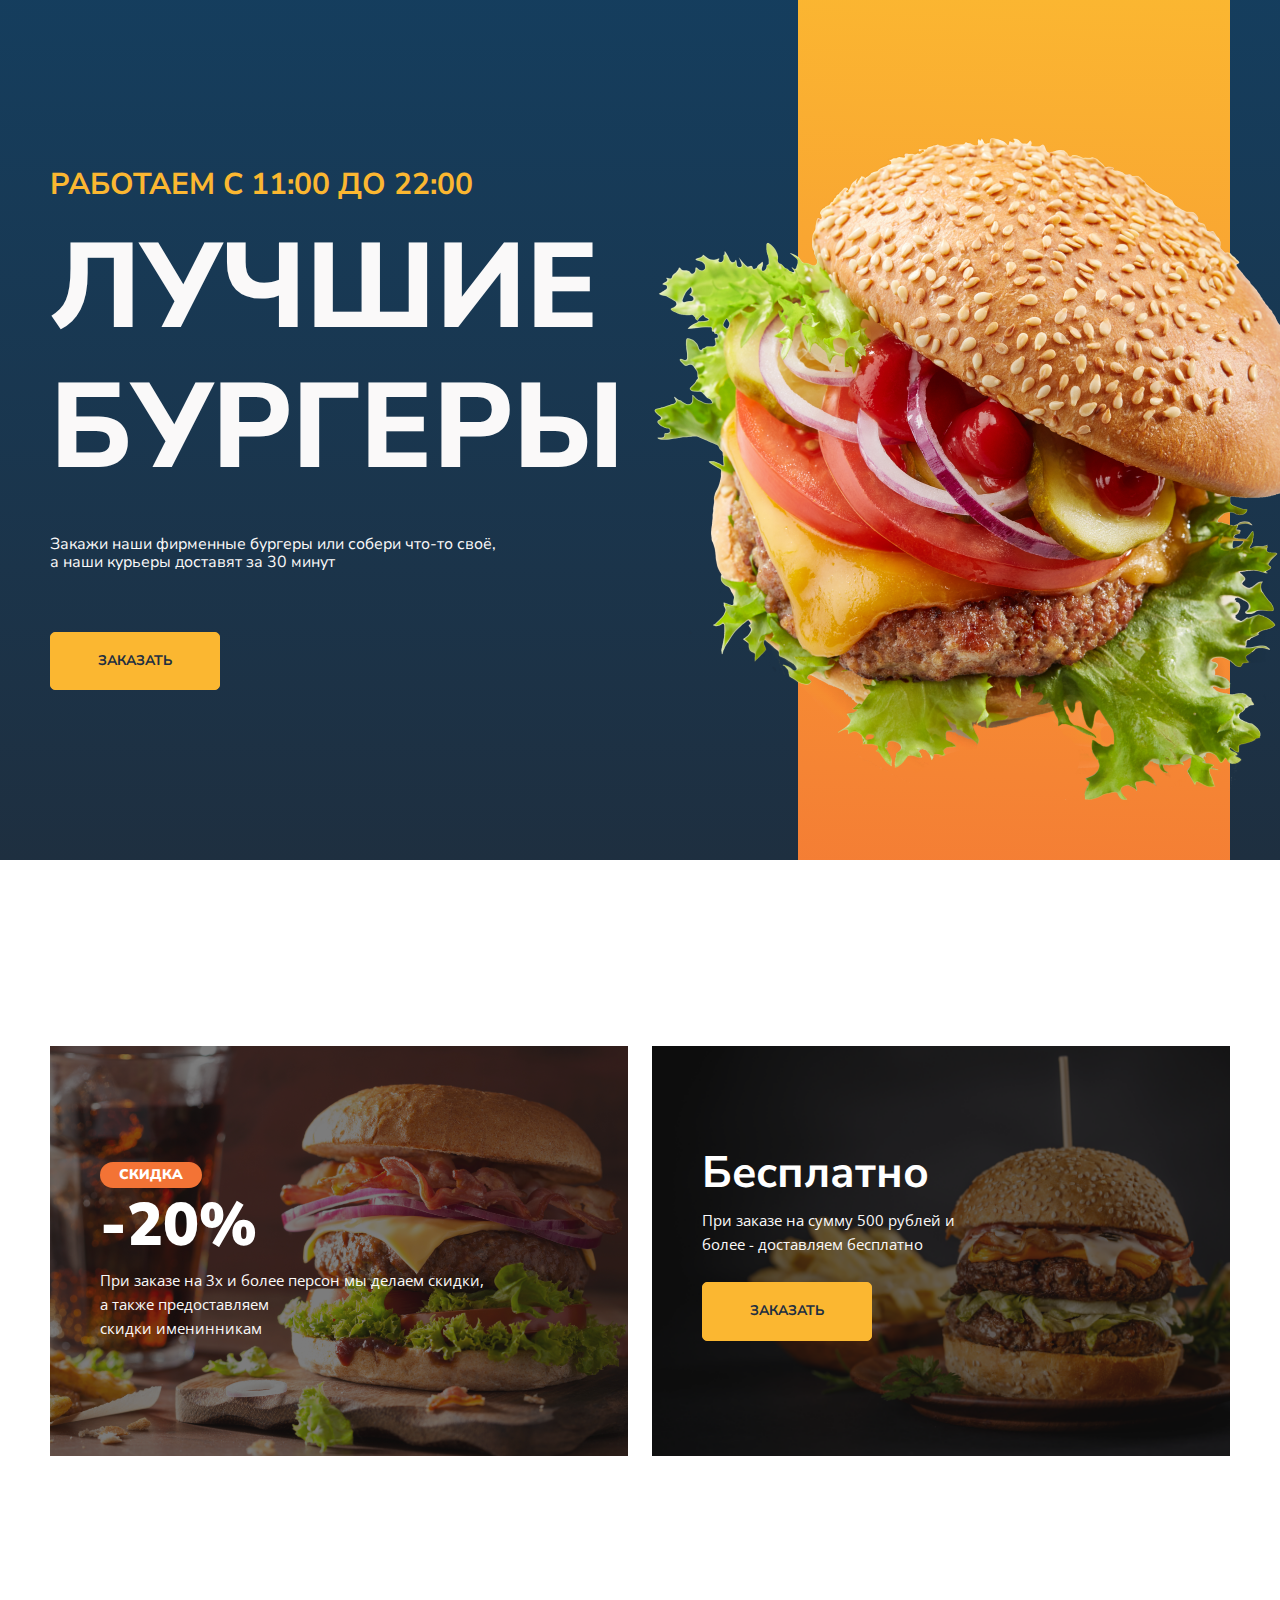
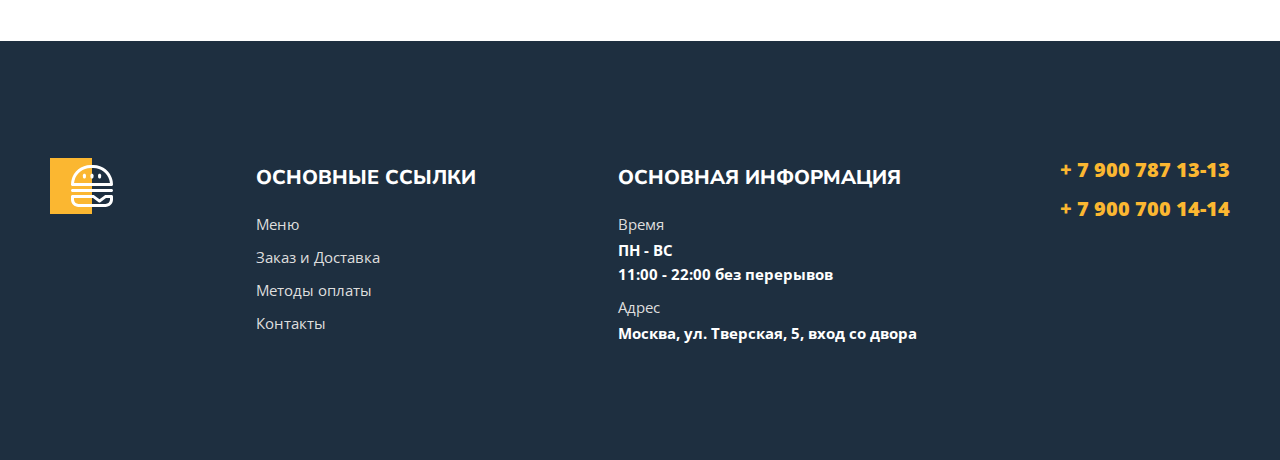
<file: index.html>
<!DOCTYPE html>
<html lang="ru">
<head>
    <meta charset="UTF-8">
    <meta http-equiv="X-UA-Compatible" content="IE=edge">
    <meta name="viewport" content="width=device-width, initial-scale=1.0">
    <title>Document</title>
    <link rel="preconnect" href="https://fonts.googleapis.com">
    <link rel="preconnect" href="https://fonts.gstatic.com" crossorigin>
    <link href="https://fonts.googleapis.com/css2?family=Nunito+Sans:wght@600;700;800;900&family=Open+Sans:wght@400;600;700&display=swap" rel="stylesheet">
    <link rel="stylesheet" href="styles/normalize.css">
    <link rel="stylesheet" href="styles/main.css">
    <link rel="android-chrome-192x192" type="image/png" sizes="192x192" href="images/favicon/android-chrome-192x192.png">
    <link rel="android-chrome-512x512" type="image/png" sizes="512x512" href="images/favicon/android-chrome-512x512.png">
    <link rel="apple-touch-icon" sizes="180x180" href="images/favicon/apple-touch-icon.png">
    <link rel="icon" type="image/png" sizes="32x32" href="images/favicon/favicon-32x32.png">
    <link rel="icon" type="image/png" sizes="16x16" href="images/favicon/favicon-16x16.png">
    <link rel="favicon" type="ico" href="images/favicon/favicon.ico">
    <link rel="mask-icon" href="images/favicon/safari-pinned-tab.svg" color="#5bbad5">
    <meta name="msapplication-TileColor" content="#da532c">
    <meta name="theme-color" content="#ffffff">
</head>
<body>
    <div class="main">
        <div class="wrapper">
            <div class="content">
                <h1 class="content-title">
                    <span>работаем с 11:00 до 22:00</span>
                    Лучшие бургеры
                </h1>
                <p class="content-text">Закажи наши фирменные бургеры или собери что-то своё, <br>а&nbsp;наши курьеры доставят за&nbsp;30&nbsp;минут</p>
                <a class="content-link" href="menu.html">заказать</a>
            </div>
            <div class="visual">
                <div class="visual-bg">
                    <img src="images/burger.png" alt="burger">
                </div>
            </div>
        </div>
    </div>
    <div class="promo">
        <div class="wrapper">
            <div class="promo-left">
            <p class="sale">СКИДКА</p>
            <p class="cost">-20%</p>
            <p class="promo-description">При заказе на 3х и более персон мы делаем скидки, а также предоставляем<br>скидки именинникам</p>
            </div>
            <div class="promo-right">
            <p class="free">Бесплатно</p>
            <p class="promo-description">При заказе на сумму 500 рублей и более - доставляем бесплатно</p>
            <a href="menu.html">заказать</a>
            </div>
        </div>
    </div>   
    <footer class="footer">
        <div class="container">
            <div class="footer-box">
                <div class="footer-item">
                    <img class="footer-logo" src="images/logo-footer.svg" alt="logo">
                </div>
                <div class="footer-item">
                    <h2>основные ссылки</h2>   
                    <ul class="footer-list">
                        <li><a href="menu.html">Меню</a></li>
                        <li><a href="#">Заказ и Доставка</a></li>
                        <li><a href="#">Методы оплаты</a></li>
                        <li><a href="#">Контакты</a></li>
                    </ul>
                    <ul class="footer-list footer-list-tel">
                        <li>
                            <a href="tel:+79007871313">+ 7 900 787 13-13</a>
                        </li>
                        <li>
                            <a href="tel:+79007001414">+ 7 900 700 14-14</a>
                        </li>
                    </ul>
                </div>
                <div class="footer-item">
                    <h2>основная информация</h2>   
                    <ul class="footer-list">
                        <li><span>Время</span>
                        ПН - ВС <br>
                        11:00 - 22:00 без перерывов
                        </li>
                        <li><span>Адрес</span>
                        Москва, ул. Тверская, 5, вход со двора
                    </ul>
                </div>   
                <div class="footer-tel">
                    <ul class="footer-list footer-list-tel">
                        <li>
                            <a href="tel:+79007871313">+ 7 900 787 13-13</a>
                        </li>
                        <li>
                            <a href="tel:+79007001414">+ 7 900 700 14-14</a>
                        </li>
                    </ul>
                </div>
            </div>
        </div> 
    </footer>
</body>
</html>
</file>
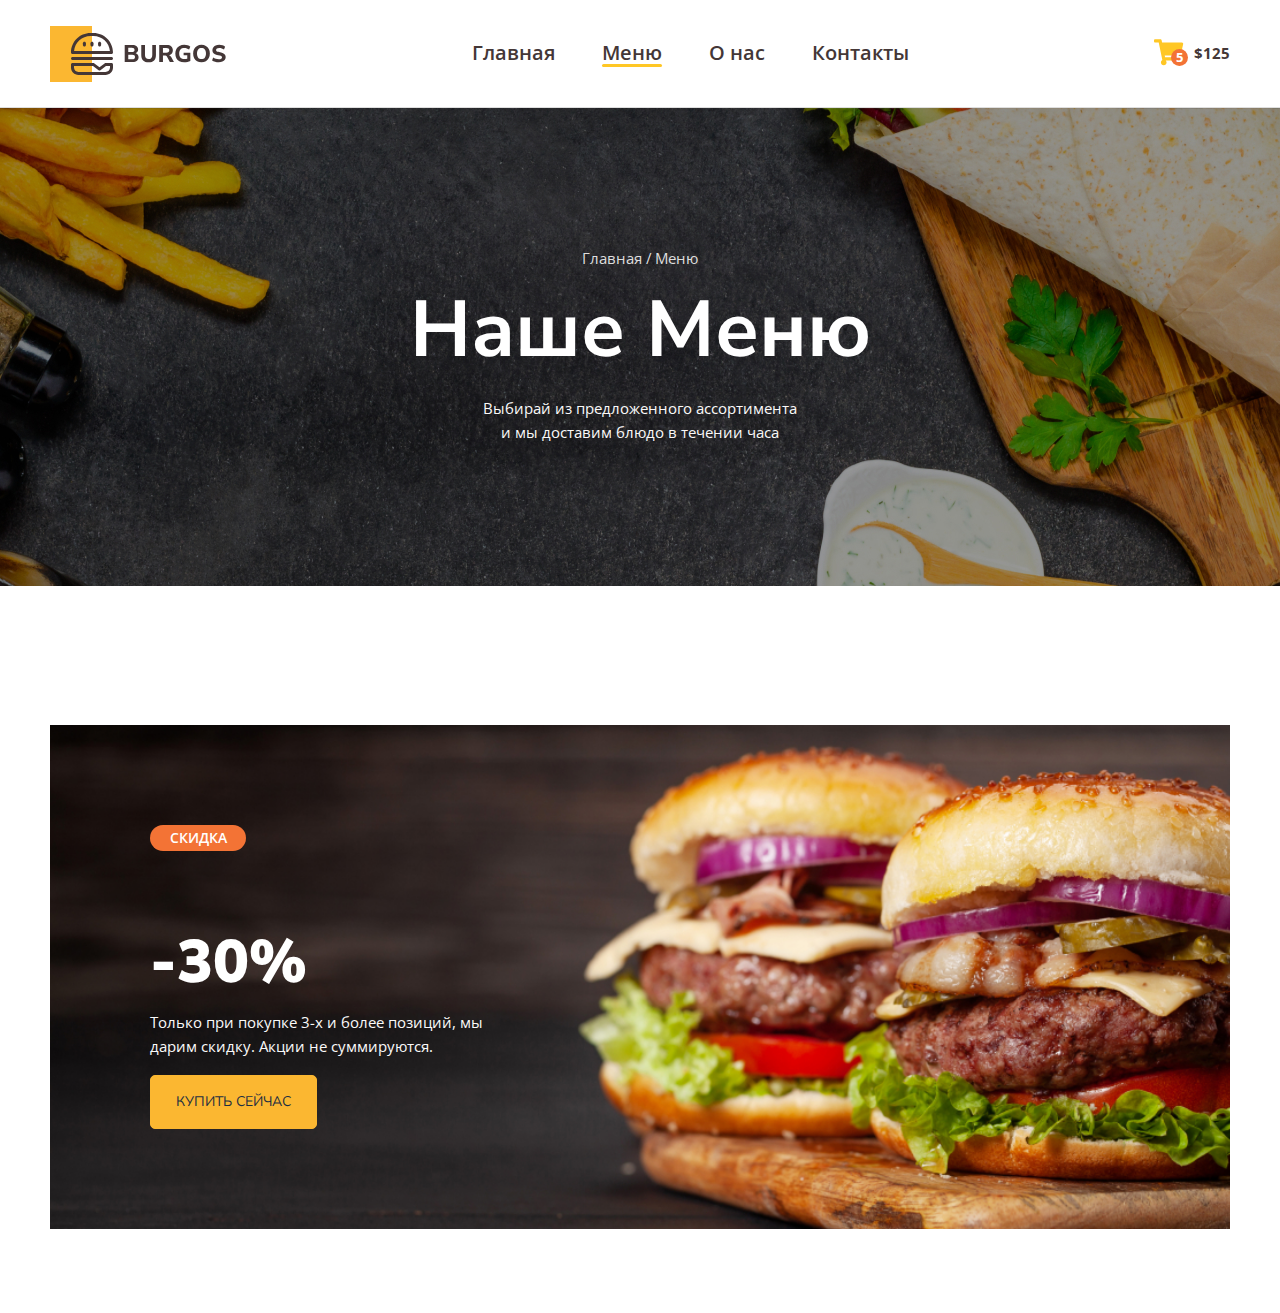
<file: index — до изменений.html>
<!DOCTYPE html>
<html lang="ru">
<head>
    <meta charset="UTF-8">
    <meta http-equiv="X-UA-Compatible" content="IE=edge">
    <meta name="viewport" content="width=device-width, initial-scale=1.0">
    <title>Burger</title>
    <link rel="preconnect" href="https://fonts.googleapis.com">
    <link rel="preconnect" href="https://fonts.gstatic.com" crossorigin>
    <link href="https://fonts.googleapis.com/css2?family=Nunito+Sans:wght@600;700;800;900&family=Open+Sans:wght@400;600;700&display=swap" rel="stylesheet">
    <link rel="stylesheet" href="styles/normalize.css">
    <link rel="stylesheet" href="styles/main.css">
</head>
<body>
    <header>
        <div class="container">
            <div class="header">
                <a href="#" class="header-logo"></a>
                <nav>
                    <ul class="header-nav">
                        <li><a href="#">Главная</a></li>
                        <li><a href="#" class="active">Меню</a></li>
                        <li><a href="#">О нас</a></li>
                        <li><a href="#">Контакты</a></li>
                    </ul>
                </nav>
                <button type="button" class="button">
                    <span class="button-item">
                        <img src="images/cart.svg" alt="Корзина">
                        <span class="button-count">5</span>
                    </span>
                    <span class="button-text">$125</span>
                </button>
            </div>
        </div>
    </header>
    <div class="bg">
        <div class="container">
            <ul class="breadcrumbs">
                <li><a href="#">Главная</a></li>
                <li><a href="#">Меню</a></li>
            </ul>
            <h1 class="title">Наше Меню</h1>
            <p class="description">Выбирай из предложенного ассортимента и мы доставим блюдо в течении часа</p>
        </div>
    </div>
    <main>
        <div class="banner">
            <div class="container">
                <div class="banner-box">
                    <h2 class="banner-title">
                        <span>скидка</span>
                        <br>-30%
                    </h2>
                    <p class="banner-text">
                        Только при покупке 3-х и более позиций,
                        мы дарим скидку. Акции не суммируются.
                    </p>
                    <a href="#"class="banner-link">купить сейчас</a>
                </div>
            </div>
        </div>
    </main>
</body>
</html>
</file>
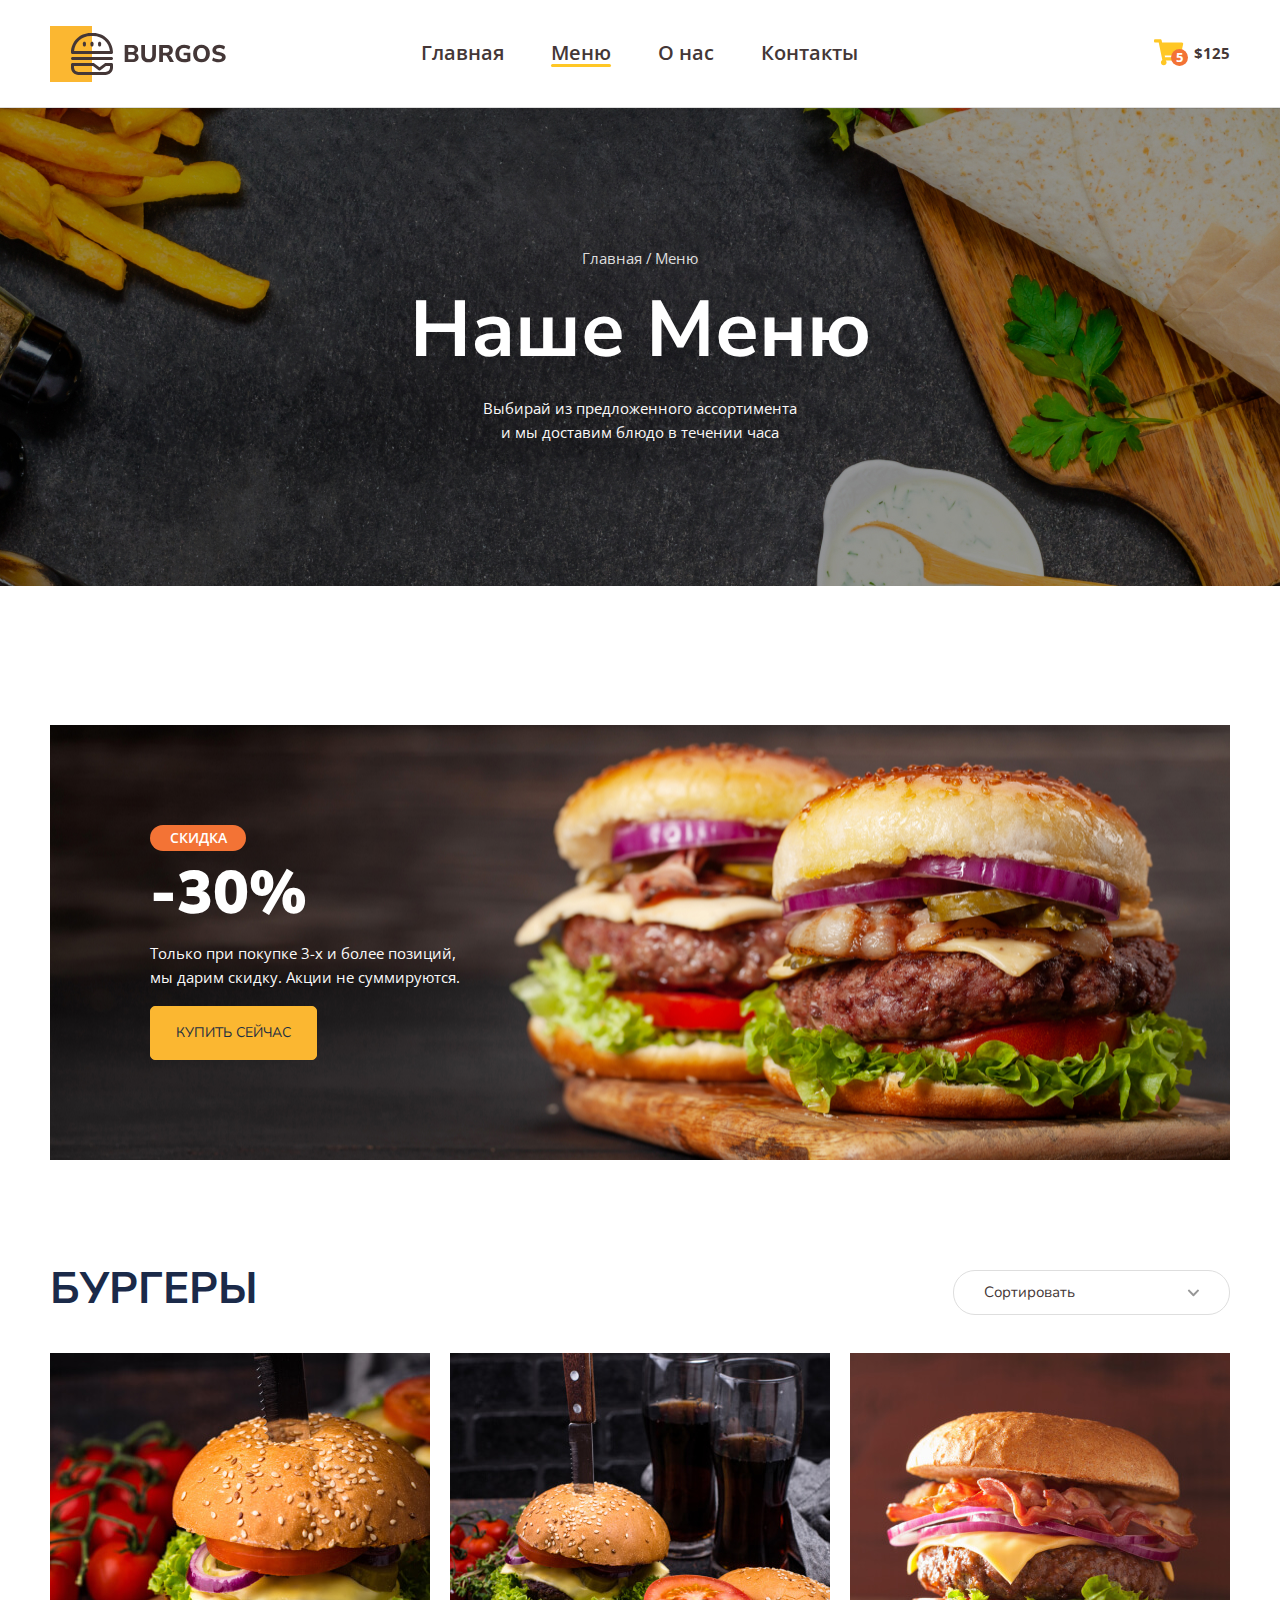
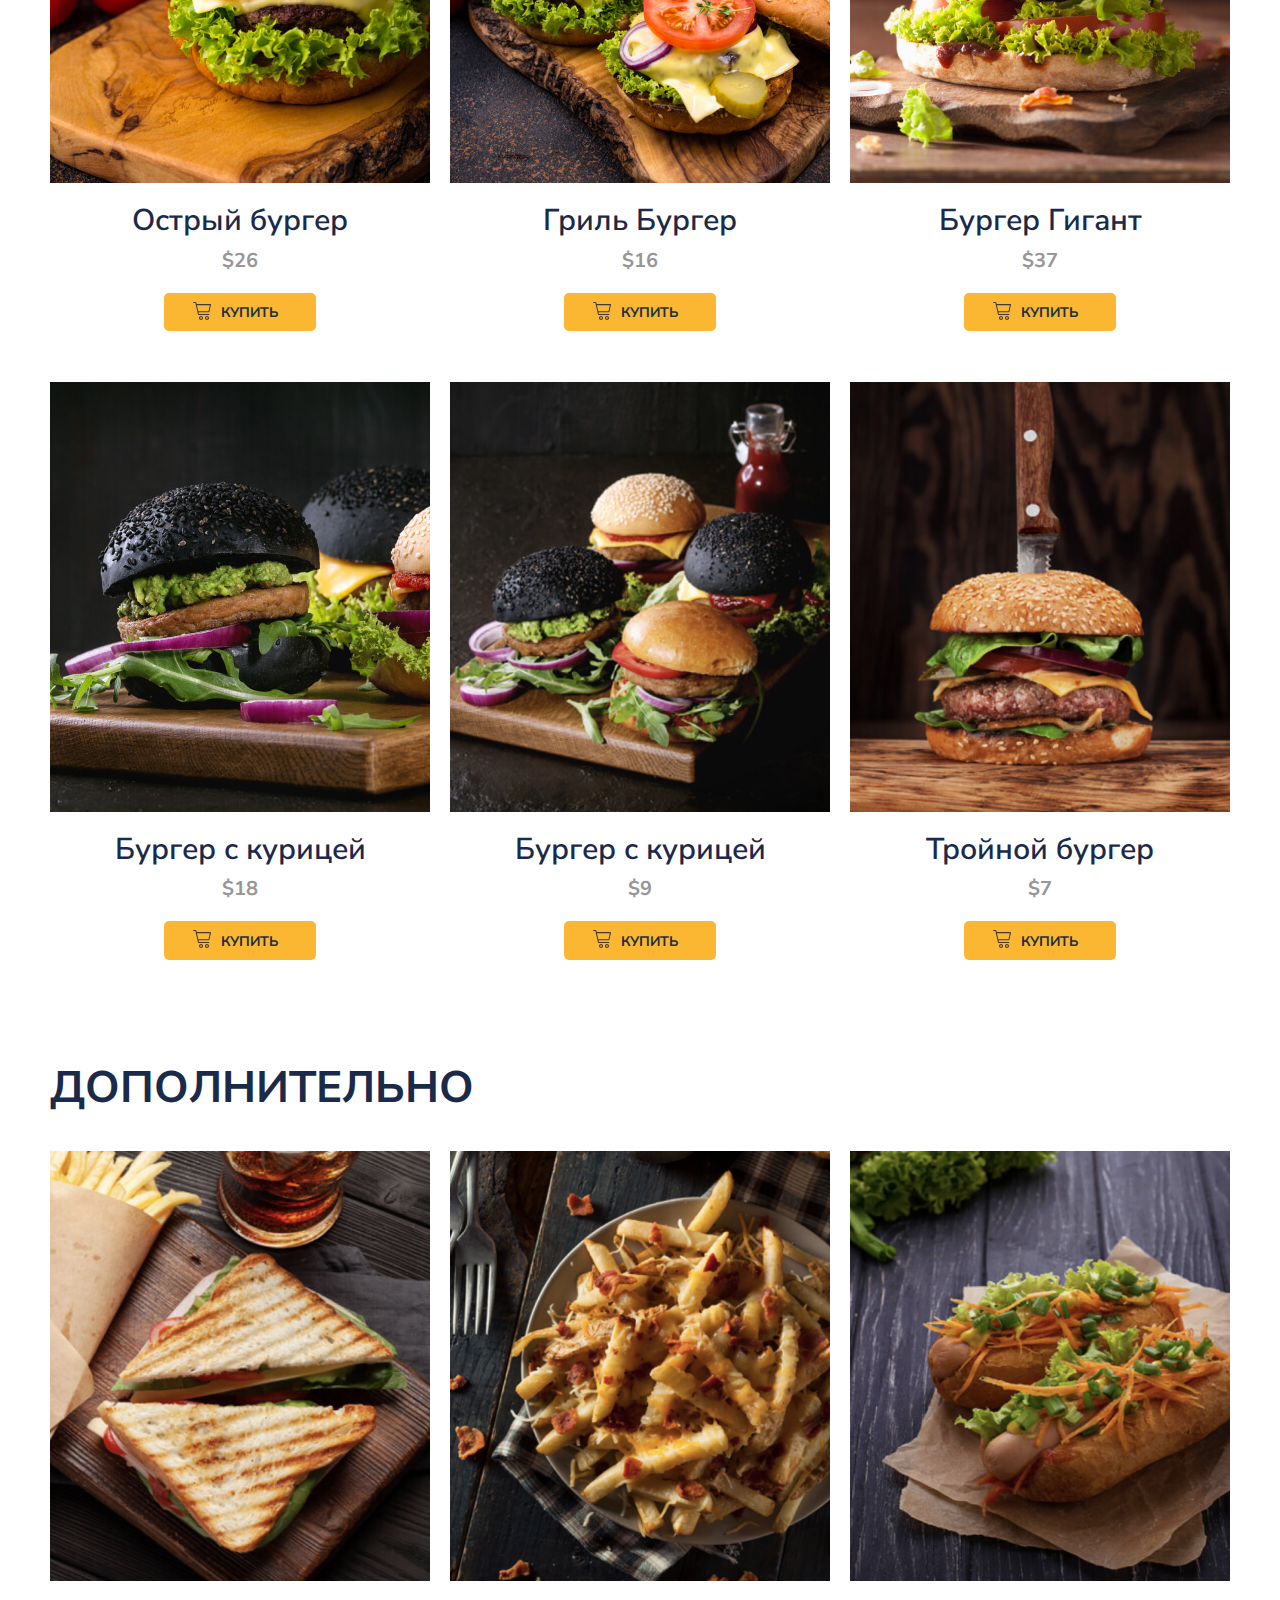
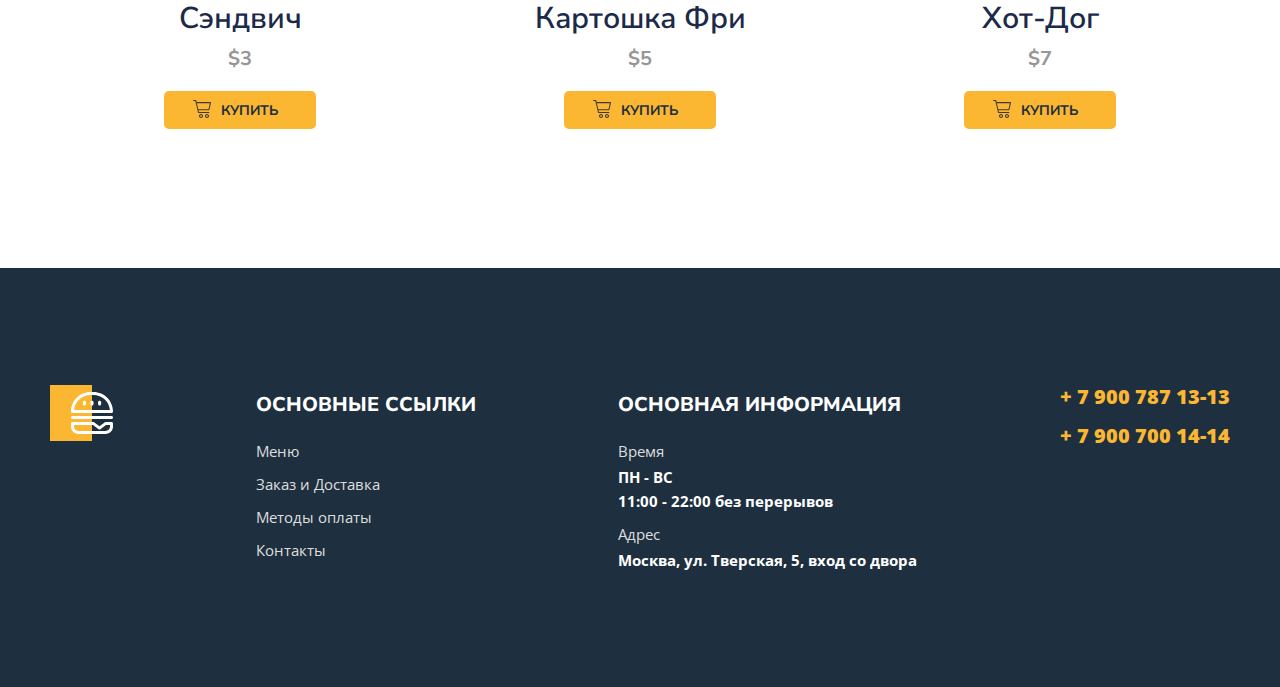
<file: menu.html>
<!DOCTYPE html>
<html lang="ru">
<head>
    <meta charset="UTF-8">
    <meta http-equiv="X-UA-Compatible" content="IE=edge">
    <meta name="viewport" content="width=device-width, initial-scale=1.0">
    <title>Burger</title>
    <link rel="preconnect" href="https://fonts.googleapis.com">
    <link rel="preconnect" href="https://fonts.gstatic.com" crossorigin>
    <link href="https://fonts.googleapis.com/css2?family=Nunito+Sans:wght@600;700;800;900&family=Open+Sans:wght@400;600;700&display=swap" rel="stylesheet">
    <link rel="stylesheet" href="styles/normalize.css">
    <link rel="stylesheet" href="styles/main.css">
</head>
<body>
    <header id="headerTop">
        <div class="container">
            <div class="header">
                <div class="header-burger">
                    <button class="burger" onclick="openModal()"></button>
                </div>
                <div class="header-item">
                    <a href="index.html" class="header-logo"></a>
                    <nav>
                        <ul class="header-nav">
                            <li><a href="index.html">Главная</a></li>
                            <li><a href="#" class="active">Меню</a></li>
                            <li><a href="#">О нас</a></li>
                            <li><a href="#">Контакты</a></li>
                        </ul>
                    </nav>
                </div> 
                <button type="button" class="button">
                    <span class="button-item">
                        <img src="images/cart.svg" alt="Корзина">
                        <span class="button-count">5</span>
                    </span>
                    <span class="button-text">$125</span>
                </button>
            </div>
        </div>
    </header>
    <div class="bg">
        <div class="container">
            <ul class="breadcrumbs">
                <li><a href="index.html">Главная</a></li>
                <li><a href="#">Меню</a></li>
            </ul>
            <h1 class="title">Наше Меню</h1>
            <p class="description">Выбирай из предложенного ассортимента и мы доставим блюдо в течении часа</p>
        </div>
    </div>
    <main>
        <div class="banner">
            <div class="container">
                <div class="banner-box">
                    <h2 class="banner-title">
                        <span>скидка</span>
                        -30%
                    </h2>
                    <p class="banner-text">
                        Только при покупке 3-х и более позиций,
                        мы&nbsp;дарим скидку. Акции не&nbsp;суммируются.
                    </p>
                    <a href="#menuBurger"class="banner-link">купить сейчас</a>
                </div>
            </div>
        </div>
        <section class="menu" id="menuBurger">
            <div class="container">
                <div class="menu-header">
                    <h2 class="menu-title">
                        Бургеры
                    </h2>
                    <select class="menu-select">
                        <option value="">Сортировать</option>
                        <option value="up">По возрастанию</option>
                        <option value="down">По убыванию</option>
                    </select>
                </div>
                <div class="menu-grid">
                    <div class="menu-grid-item">
                        <div class="menu-grid-cover">
                            <img src="images/menu/01.jpg" alt="Острый бургер">
                        </div>
                        <p class="menu-grid-title">Острый бургер</p>
                        <p class="menu-grid-price">$26</p>
                        <button type="button" class="menu-grid-btn">
                            <span class="menu-grid-icon">
                                <img src="images/cart-menu.svg" alt="Корзина">
                            </span>
                            <span class="menu-grid-text">купить</span>
                        </button>
                    </div>
                    <div class="menu-grid-item">
                        <div class="menu-grid-cover">
                            <img src="images/menu/02.jpg" alt="Гриль Бургер">
                        </div>
                        <p class="menu-grid-title">Гриль Бургер</p>
                        <p class="menu-grid-price">$16</p>
                        <button type="button" class="menu-grid-btn">
                            <span class="menu-grid-icon">
                                <img src="images/cart-menu.svg" alt="Корзина">
                            </span>
                            <span class="menu-grid-text">купить</span>
                        </button>
                    </div>
                    <div class="menu-grid-item">
                        <div class="menu-grid-cover">
                            <img src="images/menu/03.jpg" alt="Бургер Гигант">
                        </div>
                        <p class="menu-grid-title">Бургер Гигант</p>
                        <p class="menu-grid-price">$37</p>
                        <button type="button" class="menu-grid-btn">
                            <span class="menu-grid-icon">
                                <img src="images/cart-menu.svg" alt="Корзина">
                            </span>
                            <span class="menu-grid-text">купить</span>
                        </button>
                    </div>
                    <div class="menu-grid-item">
                        <div class="menu-grid-cover">
                            <img src="images/menu/04.jpg" alt="Бургер с курицей">
                        </div>
                        <p class="menu-grid-title">Бургер с курицей</p>
                        <p class="menu-grid-price">$18</p>
                        <button type="button" class="menu-grid-btn">
                            <span class="menu-grid-icon">
                                <img src="images/cart-menu.svg" alt="Корзина">
                            </span>
                            <span class="menu-grid-text">купить</span>
                        </button>
                    </div>
                    <div class="menu-grid-item">
                        <div class="menu-grid-cover">
                            <img src="images/menu/05.jpg" alt="Бургер с курицей">
                        </div>
                        <p class="menu-grid-title">Бургер с курицей</p>
                        <p class="menu-grid-price">$9</p>
                        <button type="button" class="menu-grid-btn">
                            <span class="menu-grid-icon">
                                <img src="images/cart-menu.svg" alt="Корзина">
                            </span>
                            <span class="menu-grid-text">купить</span>
                        </button>
                    </div>
                    <div class="menu-grid-item">
                        <div class="menu-grid-cover">
                            <img src="images/menu/06.jpg" alt="Тройной бургер">
                        </div>
                        <p class="menu-grid-title">Тройной бургер</p>
                        <p class="menu-grid-price">$7</p>
                        <button type="button" class="menu-grid-btn">
                            <span class="menu-grid-icon">
                                <img src="images/cart-menu.svg" alt="Корзина">
                            </span>
                            <span class="menu-grid-text">купить</span>
                        </button>
                    </div>
                </div>
            </div>
        </section>
        <section class="additional-menu">
            <div class="container">
                <div class="menu-header">
                    <h2 class="additional-menu-title">
                        Дополнительно
                    </h2>
                </div>
                <div class="menu-grid">
                    <div class="menu-grid-item">
                        <div class="menu-grid-cover">
                            <img src="images/menu/07.jpg" alt="Сэндвич">
                        </div>
                        <p class="menu-grid-title">Сэндвич</p>
                        <p class="menu-grid-price">$3</p>
                        <button type="button" class="menu-grid-btn">
                            <span class="menu-grid-icon">
                                <img src="images/cart-menu.svg" alt="Корзина">
                            </span>
                            <span class="menu-grid-text">купить</span>
                        </button>
                    </div>
                    <div class="menu-grid-item">
                        <div class="menu-grid-cover">
                            <img src="images/menu/08.jpg" alt="Картошка Фри">
                        </div>
                        <p class="menu-grid-title">Картошка Фри</p>
                        <p class="menu-grid-price">$5</p>
                        <button type="button" class="menu-grid-btn">
                            <span class="menu-grid-icon">
                                <img src="images/cart-menu.svg" alt="Корзина">
                            </span>
                            <span class="menu-grid-text">купить</span>
                        </button>
                    </div>
                    <div class="menu-grid-item">
                        <div class="menu-grid-cover">
                            <img src="images/menu/09.jpg" alt="Хот-Дог">
                        </div>
                        <p class="menu-grid-title">Хот-Дог</p>
                        <p class="menu-grid-price">$7</p>
                        <button type="button" class="menu-grid-btn">
                            <span class="menu-grid-icon">
                                <img src="images/cart-menu.svg" alt="Корзина">
                            </span>
                            <span class="menu-grid-text">купить</span>
                        </button>
                    </div>
                </div>
            </div>
        </section>
        <footer class="footer">
            <div class="container">
                <div class="footer-box">
                    <div class="footer-item">
                        <img class="footer-logo" src="images/logo-footer.svg" alt="logo">
                    </div>
                    <div class="footer-item">
                        <h2>основные ссылки</h2>   
                        <ul class="footer-list">
                            <li><a href="menu.html">Меню</a></li>
                            <li><a href="#">Заказ и Доставка</a></li>
                            <li><a href="#">Методы оплаты</a></li>
                            <li><a href="#">Контакты</a></li>
                        </ul>
                        <ul class="footer-list footer-list-tel">
                            <li>
                                <a href="tel:+79007871313">+ 7 900 787 13-13</a>
                            </li>
                            <li>
                                <a href="tel:+79007001414">+ 7 900 700 14-14</a>
                            </li>
                        </ul>
                    </div>
                    <div class="footer-item">
                        <h2>основная информация</h2>   
                        <ul class="footer-list">
                            <li><span>Время</span>
                            ПН - ВС <br>
                            11:00 - 22:00 без перерывов
                            </li>
                            <li><span>Адрес</span>
                            Москва, ул. Тверская, 5, вход со двора
                        </ul>
                    </div>   
                    <div class="footer-tel">
                        <ul class="footer-list footer-list-tel">
                            <li>
                                <a href="tel:+79007871313">+ 7 900 787 13-13</a>
                            </li>
                            <li>
                                <a href="tel:+79007001414">+ 7 900 700 14-14</a>
                            </li>
                        </ul>
                    </div>
                </div>
            </div> 
        </footer>
        <a href="#headerTop" class="button-up hidden" id="btnUp">Наверх</a>
        <div class="modal" id="modal">
            <ul class="header-nav">
                <li><a href="index.html">Главная</a></li>
                <li><a href="#" class="active">Меню</a></li>
                <li><a href="#">О нас</a></li>
                <li><a href="#">Контакты</a></li>
            </ul>
            <button class="burger-close" onclick="closeModal()"></button>
        </div>
        <script>
            // Smooth Scroll
            const links = document.querySelectorAll(".banner-link");

            for (const link of links) {
                link.addEventListener("click", clickHandler);
            }

            function clickHandler(e) {
                e.preventDefault();
                const href = this.getAttribute("href");

                document.querySelector(href).scrollIntoView({
                behavior: "smooth"
                });
                }

            // Button Up

            window.onscroll = function(){scrollFunction()};

            const upbuttons = document.querySelectorAll(".button-up");

            for (const upbutton of upbuttons) {
                upbutton.addEventListener("click", clickHandler);
            }

            function clickHandler(e) {
                e.preventDefault();
                const href = this.getAttribute("href");

                document.querySelector(href).scrollIntoView({
                    behavior: "smooth"
            });
            }

            function scrollFunction(){
                if ( document.body.scrollTop > 1000 || document.documentElement.scrollTop > 1000){
                    document.getElementById('btnUp').className = 'button-up visible';
                } else {
                    document.getElementById('btnUp').className = 'button-up hidden';
                }
            }

               // Menu

            function openModal() {
                document.getElementById("modal").style.top = "0px";
            }

            function closeModal() {
                document.getElementById("modal").style.top = "-400px";
            }
        </script>
    </main>
</body>
</html>
</file>
<file: styles/main.css>
body {
    font-family: 'Nunito Sans', sans-serif;
}
.container {
    max-width: 1180px;
    margin: 0 auto;
    padding-left: 15px;
    padding-right: 15px;
}
header {
    border-bottom: 1px solid #DEDEDE;
}
.header {
    font-family: 'Open Sans', sans-serif;
    display:flex;  
    justify-content: space-between;
    align-items: center;
    padding: 26px 0 25px 0;
}
.header-item {
    display: flex;  
    align-items: center;
    justify-content: space-between;
    flex-basis: 68.5%;
}
.header-logo {
    display: block;
    background-image: url(../images/logo.svg);
    width: 176px;
    height: 56px;
    background-repeat: no-repeat;
    background-size: cover;
}
.header-nav {
    display: flex;
    list-style-type: none;
    padding-left: 0;
    gap: 47px;
}
.header-nav a {
    color: #443737;
    text-decoration: none;
    font-weight: 600;
    font-size: 20px;
    transition: 0.5s;
}
.header-nav a:hover {
    color: #FFC725;
}
.header-nav a:after {
    content:"";
    width: 100%;
    height: 3px;
    border-radius: 1.5px;
    background: transparent;
    display: block;
}
.header-nav a.active::after {
    background: #FFC725;
}
.button {
    display: flex;
    align-items: center;
    background-color: transparent;
    border: none;
    padding: 0;
    gap: 10px;
    cursor: pointer;
}
.button-text {
    color: #443737;
    font-weight: 700;
    font-size: 15px;
}
.button-item {
    position: relative;
}
.button-count {
    color: #FFFFFF;
    font-weight: 700;
    font-size: 13px;
    background-color: #F37335;
    border-radius: 100%;
    position:absolute;
    width: 17px;
    height: 17px;
    text-align: center;
    line-height: 1.3;
    bottom: 3px;
    right: -4px;
}
.bg {
    text-align: center;
    color: #FFFFFF;
    background-image: url(../images/bg.jpg);
    background-size: cover;
    background-position: center center;
    padding: 142px 0;
    margin-bottom: 139px;
}
.breadcrumbs {
    padding-left: 0;
    margin-top: 0 ;
    list-style-type: none;
    display: flex;
    justify-content: center;
    gap: 7px;
}
.breadcrumbs a {
    color: #DEDEDE;
    font-size: 15px;
    font-family: 'Open Sans', sans-serif;
    text-decoration: none;
}
.breadcrumbs a:hover {
    color: #FFC725;
}
.breadcrumbs a::before {
    content:"/";
    position: relative;
    left: -3px;
    pointer-events: none;
}
.breadcrumbs a:hover::before {
    color: #DEDEDE;
}
.breadcrumbs li:first-child a::before
{
    display: none;
}
.title {
    font-weight: 700;
    font-size: 79px;
    margin-top: 17px;
    margin-bottom: 20px;
}
.description {
    font-family: 'Open Sans', sans-serif;
    font-weight: 400;
    font-size: 15px;
    line-height: 1.6;
    color: #FAF9F9;
    max-width: 320px;
    margin: 0 auto;
}
.banner-box {
    background-image: url(../images/banner.jpg);
    color: #FFFFFF;
    background-size: cover;
    background-repeat: no-repeat;
    background-position: 0 center;
    padding: 100px;
    margin-bottom: 84px;
}
.banner-title {
    font-weight: 900;
    font-size: 60px;
    color: #FFFFFF;
    margin-top: 0px;
    margin-bottom: 13px;
}
.banner-title span {
    font-family:'Open Sans', sans-serif;
    font-weight: 600;
    font-size: 14px;
    background-color: #F37335;
    text-transform: uppercase;
    border-radius: 14px;
    padding: 5px 0;
    display: block;
    max-width: 96px;
    text-align: center;
    margin-bottom: 8px;
}
.banner-text {
    font-family: 'Open Sans', sans-serif;
    color: #FAF9F9;
    font-size: 15px;
    font-weight: 400;
    line-height: 1.6;
    max-width: 353px;
    margin-top: 0px;
    margin-bottom: 17px;
}
.banner-link {
    font-size: 14px;
    padding: 18px 25px;
    text-transform: uppercase;
    text-decoration: none;
    color:#1E2F40;
    background-color: #FBB731;
    border-radius: 5px;
    border: 1px solid #FBB731;
    display: inline-block;
    transition: 0.3s;
}
.banner-link:hover {
    background-color: transparent;
    color: #FBB731;
}
.menu {
    padding-top: 20px;
}
.menu-header {
    display: flex;
    align-items: center;
    justify-content: space-between;
}
.menu-title {
    font-size: 44px;
    font-weight: 700;
    text-transform: uppercase;
    color: #1B2A49;
    margin-top: 0;
    margin-bottom: 38px;
}
.menu-select {
    font-size: 15px;
    font-weight: 400;
    color: #443737;
    border: 1px solid #DEDEDE;
    background-color: white;
    padding: 13px 30px;
    border-radius: 22px;
    -webkit-appearance: none;
       -moz-appearance: none;
            appearance: none;
    flex-basis: 277px;
    background-image: url(../images/arrow.svg);
    background-size: 12.79px 7.75px;
    background-repeat: no-repeat;
    background-position: 89% center;
    margin-top: 0;
    margin-bottom: 32px;
}
.menu-grid {
    display: grid;
    grid-template-columns: repeat(3, 1fr);
    gap: 51px 20px;
}
.menu-grid-cover {
    width: 100%;
    height: 430px;
    position: relative;
    overflow: hidden;
    padding: 0px;
}
.menu-grid-cover img {
    position: absolute;
    left: 50%;
    top: 50%;
    transform: translate(-50%, -50%);
    -o-object-fit: cover;
       object-fit: cover;
    width: 100%;
    height: 430px;
}
.menu-grid-title {
    font-size: 30px;
    font-weight: 600;
    color: #1B2A49;
    text-align: center;
    margin-top: 21px;
    margin-bottom: 10px;
}
.menu-grid-price {
    font-size: 20px;
    font-weight: 700;
    color:  #979797;
    text-align: center;
    margin-bottom: 21px;
}
.menu-grid-text {
    font-size: 14px;
    font-weight: 700;
    color:  #1E2F40; 
    text-transform: uppercase;
    font-family: 'Nunito Sans', sans-serif;
    padding-right: 10px;
}
.menu-grid-btn {
    background-color: #FBB731;
    align-items: center;
    border: none;
    border-radius: 5px;
    padding: 9px 30px 7px 29px;
    cursor: pointer;
    margin: 0 auto;
    display: flex;
    gap: 10px;
    max-width: 152px;
    transition: 0.3s;
}
.menu-grid-btn:hover {
    background-color: #F37335;
}
.additional-menu-title {
    font-size: 44px;
    font-weight: 700;
    text-transform: uppercase;
    color: #1B2A49;
    margin-top: 103px;
    margin-bottom: 38px;
}
.footer {
   background: #1E2F40; 
   color:  #FFFFFF;
   padding-top: 117px;
   padding-bottom: 106px;
   margin-top: 139px;
}
.footer-box {
    display: flex;
    justify-content: space-between;
    gap: 20px;
}
.footer-logo {
    width: 63px;
    height: 56px;
}
.footer-item h2 {
    font-size: 20px;
    font-weight: 800;
    text-transform: uppercase;
    margin-bottom: 19px;
    margin-top: 5px;
    line-height: 1.5;
}
.footer-list li {
    margin-bottom: 9px;
    font-family: 'Open Sans', sans-serif;
    font-size: 15px;
    color:#FFFFFF;
    font-weight: 700;
    line-height: 24px;
}
.footer-list a {
    color: #DEDEDE;
    text-decoration: none;
    font-weight: 400;
    transition: 0.2s;
}
.footer-list a:hover {
    color:#FBB731;
}
.footer-item span {
    color: #DEDEDE;
    display: block;
    font-weight: 400;
    margin-bottom: 2px;
}
.footer-list-tel ul {
    margin-top: 0;
}
.footer-list-tel li {
    margin-bottom: 14px;
}
.footer-list-tel a {
    font-size: 20px;
    color: #FBB731;
    font-weight: 800;
}
.footer-list-tel a:hover {
    color: #DEDEDE;
}
.footer-list {
    padding-left: 0;
    list-style-type: none;
}
.button-up {
    background-color: #FBB731;
    font-size: 14px;
    font-weight: 700;
    color: #1E2F40;
    text-transform: uppercase;
    text-decoration: none;
    padding: 5px 20px;
    position: fixed;
    bottom: 20px;
    right: 20px;
    border-radius: 5px;
    transition: 1s;
}
.button-up:hover {
    background-color: #F37335;
}
.button-up.hidden {
    opacity: 0;
}
.button-up.visible {
    opacity: 1;
}
/* Style index */
* {margin:0;
padding:0; }
body {
    font-family: 'Nunito Sans', sans-serif;
}
.main {
    background: linear-gradient(180deg, #0C4C7B -100%, #1E2F40 100%);
}
.wrapper {
    max-width: 1180px;
    margin: 0 auto;
    display: flex;
    justify-content: space-between;
}
.content {
    color: #FAF9F9;
    flex: 0 0 580px;
    padding-top: 166px;
    padding-bottom: 170px;
}
.content-title {
    font-size: 120px;
    font-weight: 800;
    text-transform: uppercase;
    line-height: 140px;
    margin-bottom: 37px;
    margin-top: 0px;
}
.content-title span {
    color: #FBB731;
    font-weight: 700;
    font-size: 30px;
    line-height: 38px;
    display: block;
    margin-bottom: 14px;
}
.content-text p 
{
    font-family: 'Open Sans', sans-serif;
    font-size: 19px;
    line-height: 1.4;    
    margin-bottom: 42px;
}
.content-link
{
    color: #1E2F40;
    background-color: #FBB731;
    border-radius: 5px;
    text-decoration: none;
    padding: 20px 47px;
    display: inline-block;
    text-transform: uppercase;
    font-size: 14px;
    font-weight: 700;
    margin-top: 60px;
    border: 1px solid #FBB731;
    transition: 0.3s;
}
.content-link:hover {
    background-color: transparent;
    color: #FBB731;
}
.promo a {
    color: #1E2F40;
    background-color: #FBB731;
    border-radius: 5px;
    text-decoration: none;
    padding: 20px 47px;
    display: inline-block;
    text-transform: uppercase;
    font-size: 14px;
    font-weight: 700;
    margin-top: 6px;
    border: 1px solid #FBB731;
    transition: 0.3s;
}
.promo a:hover {
    background-color: transparent;
    color: #FBB731;
}
.visual {
    flex-grow: 1;
    display: flex;
    justify-content: flex-end;
    position:relative;
}
.visual-bg 
{
    width: 432px;
    height: 100%;
    background: linear-gradient(2.42deg, #F37335 -19.6%, #FBB731 100.79%, #FDC830 100.79%);
}
.main img {
    width: 829px;
    position: absolute;
    right:-168px;
}
.promo {
    padding-top: 186px;
    padding-bottom: 46px;
}
.promo-left, 
.promo-right {
    flex: 0 0 49%;
    color: #FFFFFF;
    box-sizing: border-box;
    background-repeat: no-repeat;
    background-size: cover;
    background-position: center;
}
.promo-left {
    background-image: url(../images/promo-left.png);
    padding: 116px 50px;
}
.promo-right {
    background-image: url(../images/promo-right.png);
    padding: 102px 50px;
}
.sale {
    font-size: 14px;
    font-weight:900;
    background: #F37335;
    padding: 5px 19px;
    border-radius: 14px;
    display: inline-block; 
    text-transform: uppercase;  
    margin-bottom: 3px;
    margin-top: 0px;
}
.cost {
    font-size: 60px;
    font-weight:900; 
    margin-bottom: 8px;
    margin-top: 0px;
}
.promo-description {
    color: #FAF9F9;
    font-family: 'Open Sans', sans-serif;
    font-size: 15px; 
    line-height: 24px;
    max-width: 392px;
    margin-bottom: 0px;
    margin-top: 0px;
}
.promo-left .promo-description {
    max-width: 393px;
}
.promo-right .promo-description {
    max-width: 299px;
    margin-bottom: 20px;
}
.free {
    font-size: 44px;
    font-weight: 700;
    margin-bottom: 10px;
    margin-top: 0px;
}

/*Responsive*/
@media (min-width:1001px) {
    .footer-list + .footer-list-tel {
        display: none;
    }
    .footer-item + .footer-list-tel {
        display: none;
    }
}

@media (min-width:766px) {
    .header-burger {
        display: none;
    }
}

@media (max-width:1000px) {
    .container {
        max-width: 738px;
    }
    .header-logo {
        width: 150px;
        height: 48px;
        background-size: contain;
    }
    .header-nav {
        gap: 22px;
    }
    .header-item {
        flex-basis: 75.5%;
    }
    .bg {
        margin-bottom: 72px;
    }
    .banner-box {
        background-position: -80px center;
        padding: 100px 40px 120px;
    }
    .menu-grid {
        grid-template-columns: repeat(2, 1fr);
        gap: 50px 15px;
    }
    .additional-menu {
        overflow: hidden;
        height: 680px;
    }
    .additional-menu .menu-grid {
        display: flex;
        width: auto;
        overflow-x: scroll;
        overflow-y: hidden;
        padding-bottom: 50px;
    }
    .additional-menu .menu-grid-cover {
        height: 320px;
    }
    .additional-menu .menu-grid-item {
        flex: 0 0 281px;
    }
    .footer {
        padding-top: 59px;
        padding-bottom: 71px;
    }
    .footer-tel {
        display: none;
    }
    .footer-list + .footer-list-tel {
        display: block;
    }
    .wrapper {
        max-width: 738px;
    }
    .visual-bg {
        max-width: 198px;
    }
    .content {
        padding-top: 42px;
        padding-bottom: 122px;
        padding-left: 15px;
        flex: 0 0 527px;
    }
    .content-title span {
        font-size: 22px;
        margin-bottom: 9px;
    }
    .content-title {
        font-size: 86px;
        line-height: 1.13;
        margin-bottom: 26px;
    }
    .content-text {
        font-size: 14px;
    }
    .content-link {
        margin-top: 39px;
        font-size: 13px;
        padding: 17px 40px;
    }
    .main img {
        max-width: 64vw;;
        height: auto;
        top: 120px;
        left: -162px;
    }
    .promo {
        padding-top: 107px;
    }
    .promo-left {
        padding: 45px 30px;
    }
    .promo-right {
        padding: 60px 30px;
    }
    .promo-right .promo-description {
        max-width: 299px;
        margin-bottom: 8px;
    }
    .promo {
        padding-bottom: 0;
    }
    .promo a {
        padding: 18px 40px;
        font-size: 13px;
    }
    .free {
        margin-bottom: 14px;
    }
    .sale {
        padding: 6px 21px;
        margin-bottom: 6px;
    }
    .cost {
        margin-bottom: 12px;
    }


}

/* Modal */

.burger {
    width: 34px;
    height: 22px;
    background-image: url(../images/burger.svg);
    background-color: transparent;
    border: none;
    cursor: pointer;
    background-repeat: no-repeat;
    background-size: contain;
}
.modal {
    background-color: #FFF8DC;
    max-width: 500px;
    text-align: center;
    position: absolute;
    top: -400px;
    left: 0;
    right: 0;
    margin: 20px auto 0;
    padding: 40px;
    box-sizing: border-box;
    transition: .5s;
}
.modal .header-nav {
    flex-direction: column;
    align-items: center;
    gap: 23px;
    margin: 0;
}
.burger-close {
    width: 22px;
    height: 22px;
    background-image: url(../images/close.svg);
    background-color: transparent;
    border: none;
    cursor: pointer;
    background-repeat: no-repeat;
    background-size: contain;
    position: absolute;
    top: 20px;
    right: 20px;
}

@media (max-width:765px) {
nav {
    display: none;
    }
.header {
    gap: 21px;
    }
.button-up.visible {
    display: none;
    }
.footer-item h2 {
    height: 48px;
}
.footer-list + .footer-list-tel {
    padding-top: 25px;
    }
.promo .wrapper {
    display: grid;
    grid-gap: 3vw;
    grid-template-columns: 1fr;
    }
.footer {
    margin-top: 62px;
    }
.promo {
    padding-top: 95px;
}
}
@media (max-width:567px) {
.header-logo {
    width: 116px;
    height: 37px;
    background-size: contain;
    }
.header {
    padding: 19px 0 19px 0;
    }
.title {
    font-size: 37px;
    }
.breadcrumbs a {
    font-size: 14px;
    }
.description {
    font-size: 12px;
    line-height: 1.6;
    }   
.bg {
    padding: 55px 0;
    margin-bottom: 33px;
    }
.banner-box {
    background-position: 17% center;
    padding: 35px 24px 31px;
    margin-bottom: 17px;
    }
.menu-title {
    font-size: 27px;
    margin-top: 26px;
    }
.additional-menu-title {
    font-size: 27px;
    margin-top: 63px;
    margin-bottom: 20px;
    }
.menu-select {
    font-size: 12px;
    flex-basis: 136px;
    padding: 13px 24px 13px 15px;
    background-position: 91% center;
    margin-bottom: 8px;
    }
.menu-grid-cover img {
    height: 100%;
    }
.menu-grid-cover {
    height: 53vw;
    }
.menu-grid-title {
    font-size: 15px;
    margin-top: 9px;
    margin-bottom: 8px;
    }
.menu-grid-price {
    font-size: 16px;
    margin-bottom: 10px;
    }
.menu-grid-btn {
    max-width: 129px;
    padding: 9px 13px 7px 20px;
    }
.menu-grid {
    gap: 24px 11px;
}
.additional-menu .menu-grid {
    gap: 24px 6px;
}
.additional-menu .menu-grid-cover {
    height: 56vw;
    }
.additional-menu .menu-grid-item {
    flex: 0 0 38vw;
    }
.additional-menu {
    height: 124vw;
    }
.additional-menu .menu-grid {
    padding-bottom: 30vw;
    }
.footer {
    margin-top: 52px;
    padding-top: 60px;
    padding-bottom: 60px;
    }
.footer-tel {
    display: block;
    }
.footer-list + .footer-list-tel {
    display: none;
    }
.footer-box {
    display: grid;
    grid-template-areas: "logo tel" "link link" "info info";
    }
.footer-item:nth-child(1) {
    grid-area: logo;
    }
.footer-item:nth-child(2) {
    grid-area: link;
    }
.footer-item:nth-child(3) {
    grid-area: info;
    }
.footer-tel {
    grid-area: tel;
    text-align: right;
    }
.visual-bg {
    width: 0px;
    }
.content-title span {
    font-size: 14px;
    }
.content-title {
    font-size: 58px;
    }
.content-text {
    font-size: 13px;
    }
.content-link {
    margin-top: 39px;
    font-size: 13px;
    padding: 17px 40px;
    }
.main img {
    max-width: 51vw;;
    height: auto;
    top: 276px;
    left: -363px;
    }
.cost {
    font-size: 55px;
}
.promo-description {
    font-size: 13px;
}
.free {
    font-size: 39px;
}
.promo-right .promo-description {
    font-size: 15px;
}
}

@media (max-width:360px) {
.menu-grid-title {
    font-size: 13px;
    }
}

@media (max-width:320px) {
    .banner-box {
        background-position: 25% center;
    }
}
</file>
